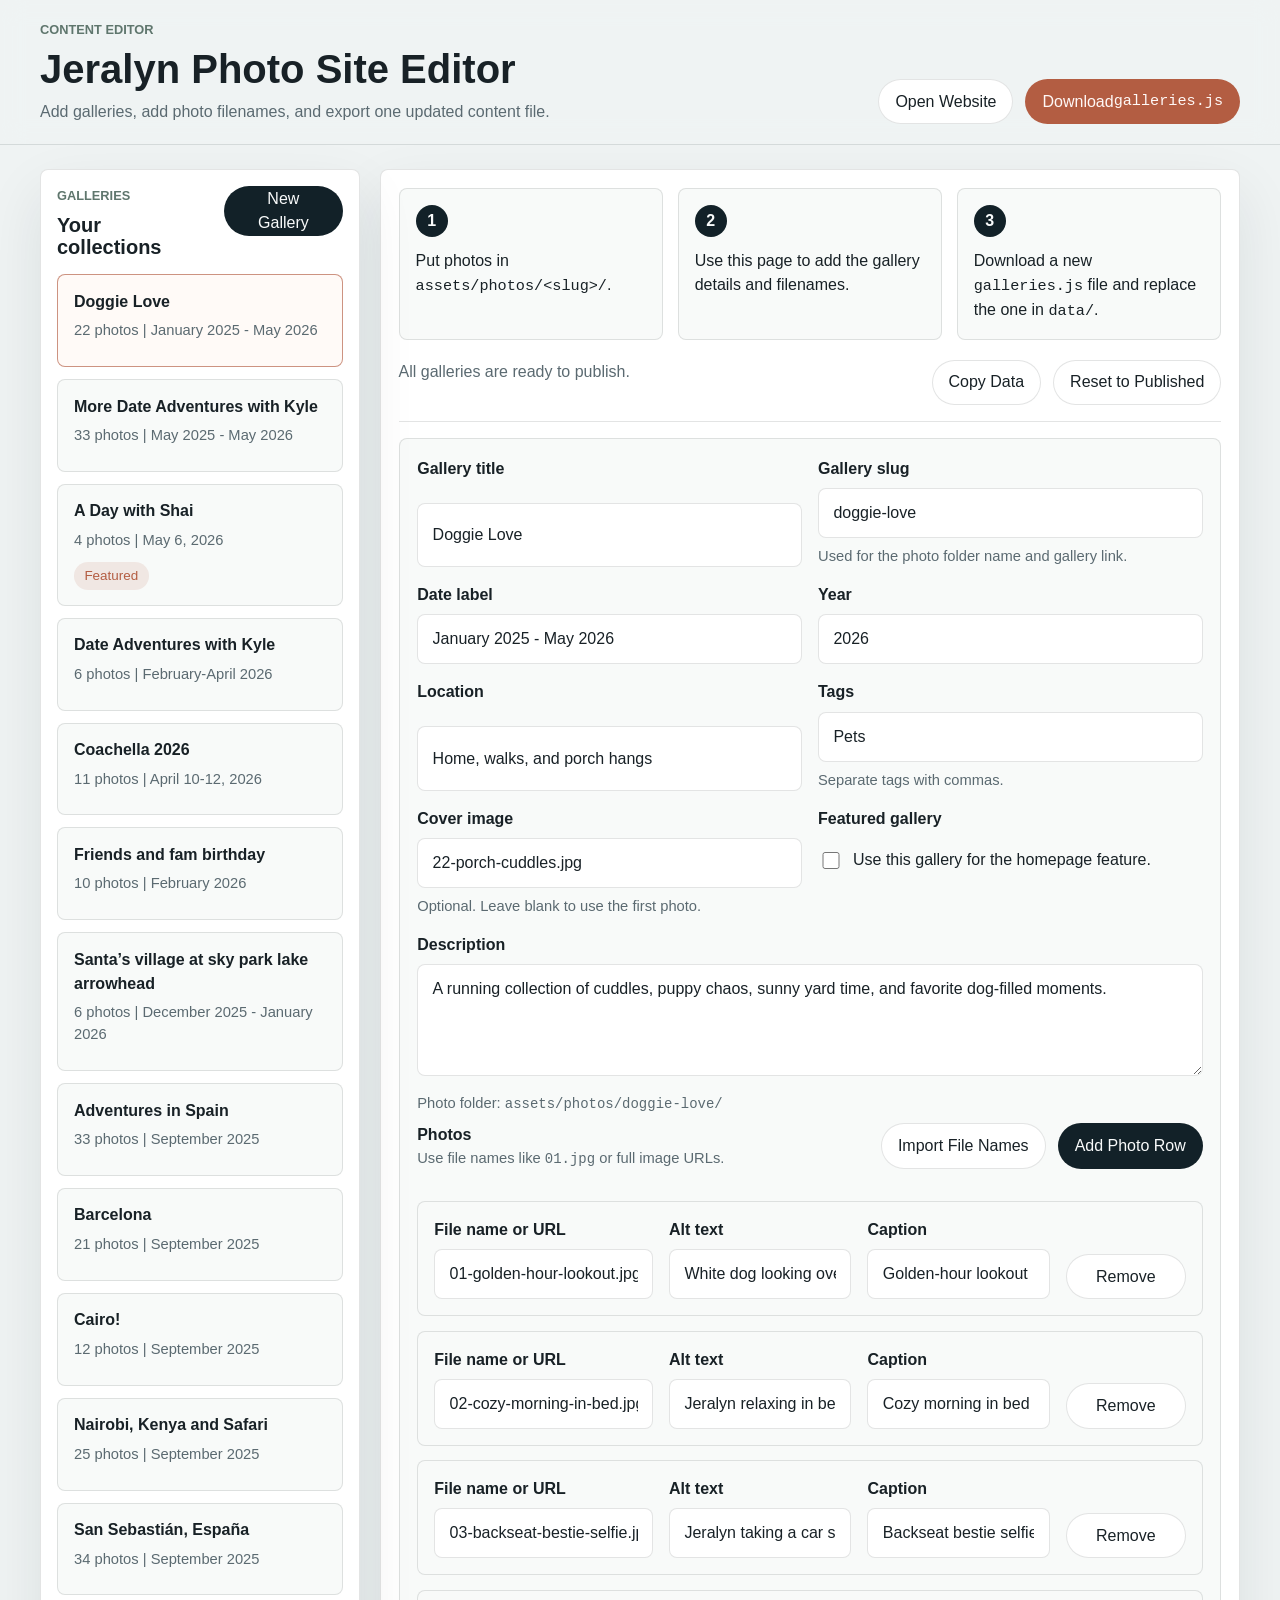
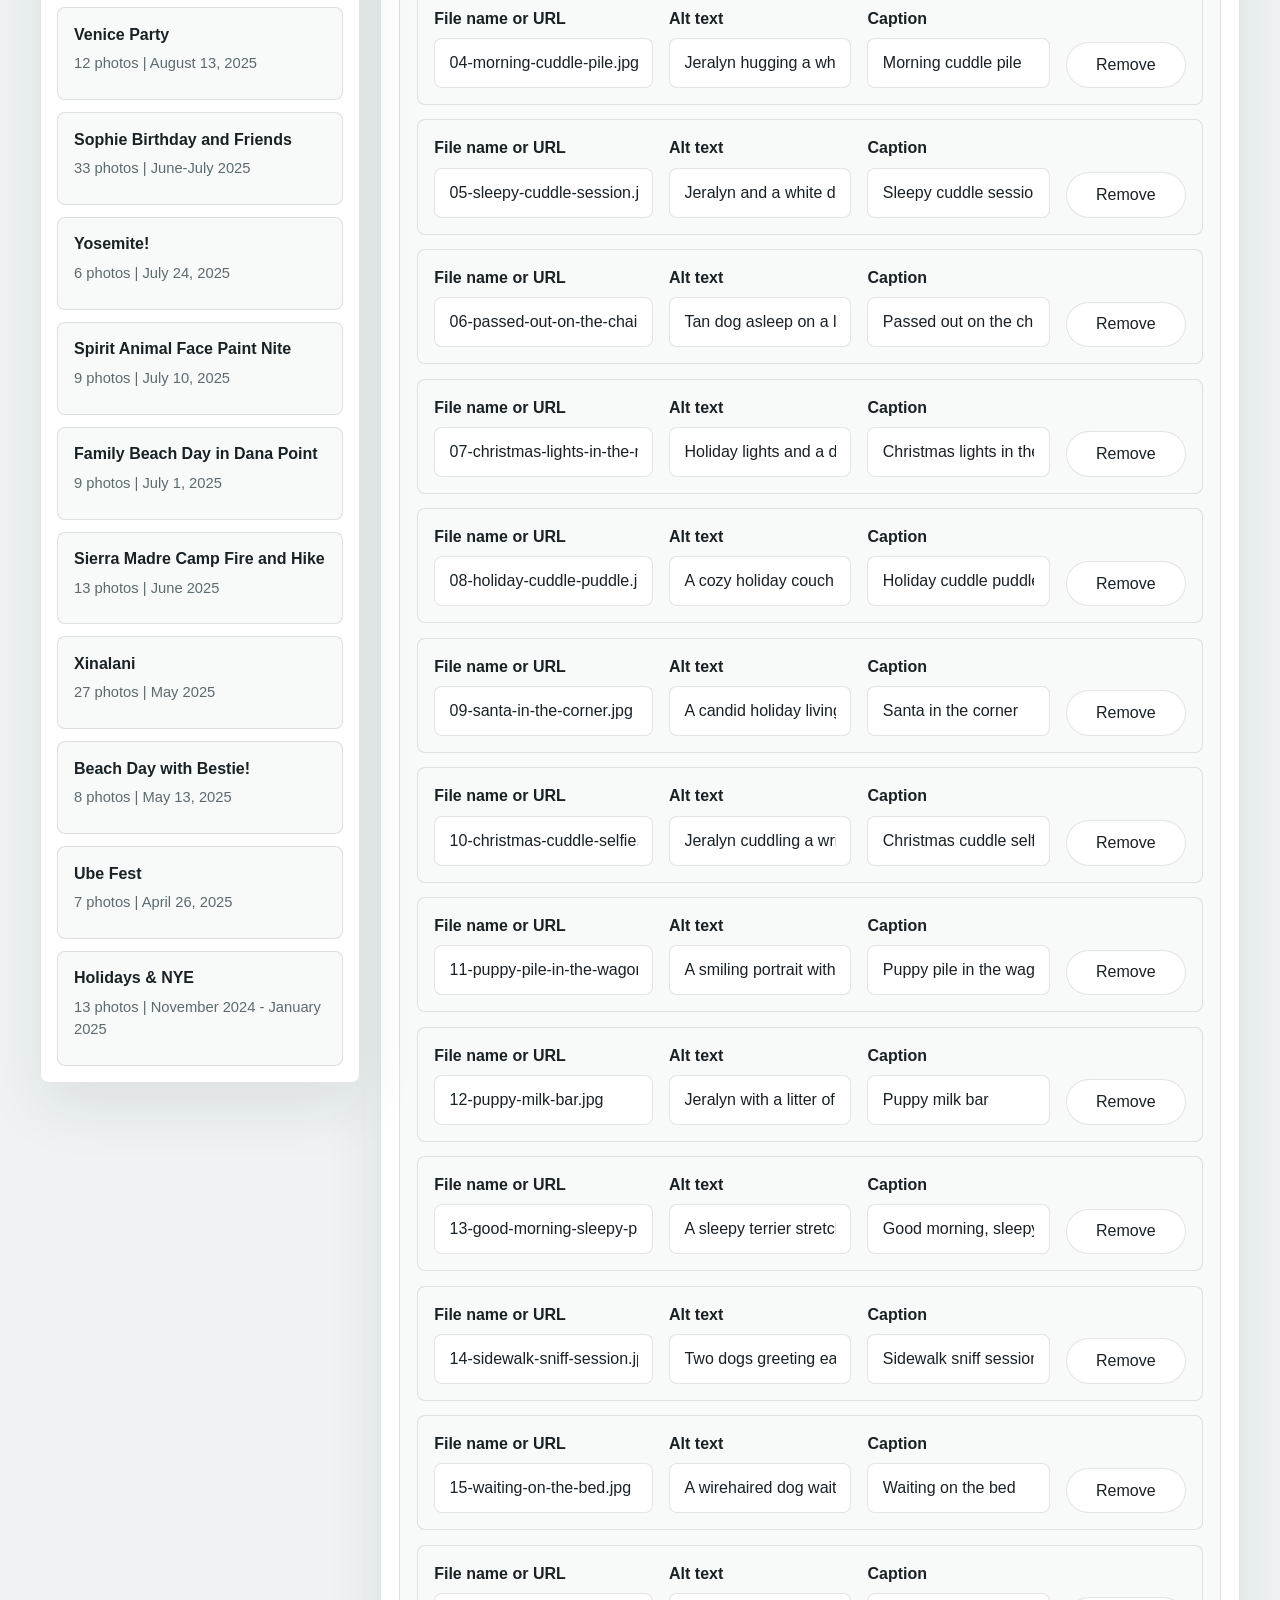
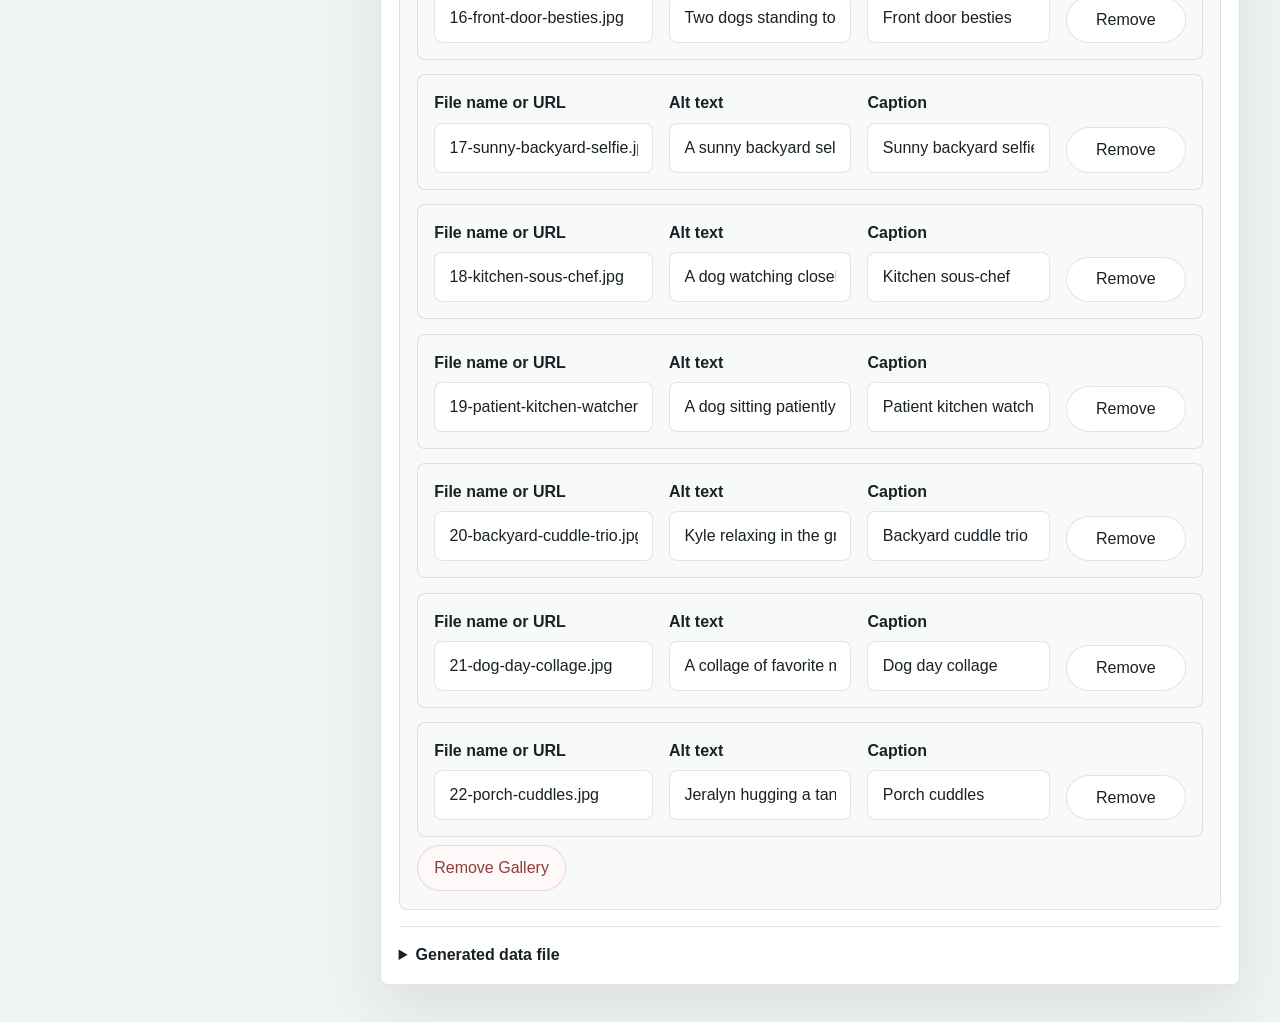
<file: editor.html>
<!DOCTYPE html>
<html lang="en">
  <head>
    <meta charset="UTF-8" />
    <meta name="viewport" content="width=device-width, initial-scale=1.0" />
    <title>Jeralyn Photo Site Editor</title>
    <meta
      name="description"
      content="A simple editor for managing Jeralyn's galleries and photo lists without editing code."
    />
    <link rel="icon" href="assets/favicon.svg" type="image/svg+xml" />
    <link rel="shortcut icon" href="assets/favicon.svg" type="image/svg+xml" />
    <link rel="stylesheet" href="editor.css" />
  </head>
  <body>
    <header class="editor-header">
      <div class="shell header-row">
        <div class="header-copy">
          <p class="eyebrow">Content editor</p>
          <h1>Jeralyn Photo Site Editor</h1>
          <p class="header-summary">
            Add galleries, add photo filenames, and export one updated content file.
          </p>
        </div>
        <div class="header-actions">
          <a class="button button-secondary" href="index.html">Open Website</a>
          <button class="button button-primary" id="download-data-button" type="button">
            Download <code>galleries.js</code>
          </button>
        </div>
      </div>
    </header>

    <main class="shell editor-layout">
      <aside class="sidebar">
        <div class="sidebar-top">
          <div>
            <p class="eyebrow">Galleries</p>
            <h2>Your collections</h2>
          </div>
          <button class="button button-dark" id="add-gallery-button" type="button">
            New Gallery
          </button>
        </div>
        <div class="gallery-list" id="gallery-list"></div>
      </aside>

      <section class="editor-panel">
        <div class="workflow-grid">
          <div class="workflow-item">
            <span class="workflow-step">1</span>
            <p>Put photos in <code>assets/photos/&lt;slug&gt;/</code>.</p>
          </div>
          <div class="workflow-item">
            <span class="workflow-step">2</span>
            <p>Use this page to add the gallery details and filenames.</p>
          </div>
          <div class="workflow-item">
            <span class="workflow-step">3</span>
            <p>Download a new <code>galleries.js</code> file and replace the one in <code>data/</code>.</p>
          </div>
        </div>

        <div class="status-row">
          <p class="status-message" id="status-message"></p>
          <div class="status-actions">
            <button class="button button-secondary" id="copy-data-button" type="button">
              Copy Data
            </button>
            <button class="button button-secondary" id="reset-draft-button" type="button">
              Reset to Published
            </button>
          </div>
        </div>

        <div id="editor-form-root"></div>

        <details class="export-preview">
          <summary>Generated data file</summary>
          <textarea id="export-preview" readonly spellcheck="false"></textarea>
        </details>
      </section>
    </main>

    <input id="photo-file-picker" type="file" accept="image/*" multiple hidden />

    <script src="data/galleries.js"></script>
    <script src="editor.js"></script>
  </body>
</html>
</file>
<file: editor.css>
:root {
  --page-bg: #eff3f3;
  --surface: #ffffff;
  --surface-soft: #f8faf9;
  --surface-strong: #122128;
  --text: #182126;
  --muted: #5b6a71;
  --line: rgba(24, 33, 38, 0.12);
  --accent: #b35d42;
  --accent-strong: #8f4228;
  --sage: #5f766d;
  --danger: #8f3d3d;
  --shadow: 0 24px 60px rgba(17, 32, 39, 0.09);
}

*,
*::before,
*::after {
  box-sizing: border-box;
}

body {
  margin: 0;
  font-family: "Avenir Next", "Segoe UI", Helvetica, Arial, sans-serif;
  background: var(--page-bg);
  color: var(--text);
  line-height: 1.5;
}

button,
input,
textarea,
select,
a {
  font: inherit;
  color: inherit;
}

button {
  cursor: pointer;
}

.shell {
  width: min(1200px, calc(100% - 2rem));
  margin: 0 auto;
}

.editor-header {
  position: sticky;
  top: 0;
  z-index: 20;
  border-bottom: 1px solid var(--line);
  background: rgba(239, 243, 243, 0.92);
  backdrop-filter: blur(12px);
}

.header-row {
  display: flex;
  align-items: flex-end;
  justify-content: space-between;
  gap: 1.5rem;
  padding: 1.25rem 0;
}

.header-copy {
  max-width: 42rem;
}

.eyebrow {
  margin: 0 0 0.55rem;
  font-size: 0.8rem;
  font-weight: 700;
  text-transform: uppercase;
  color: var(--sage);
}

h1,
h2,
h3,
p {
  margin-top: 0;
}

h1 {
  margin-bottom: 0.65rem;
  font-size: 2.5rem;
  line-height: 1.05;
}

h2 {
  margin-bottom: 0;
  font-size: 1.25rem;
  line-height: 1.1;
}

h3 {
  margin-bottom: 0;
  font-size: 1rem;
}

.header-summary {
  margin-bottom: 0;
  color: var(--muted);
}

.header-actions,
.status-actions,
.section-actions,
.photo-actions {
  display: flex;
  flex-wrap: wrap;
  gap: 0.75rem;
}

.button {
  display: inline-flex;
  align-items: center;
  justify-content: center;
  min-height: 2.85rem;
  padding: 0 1rem;
  border: 1px solid transparent;
  border-radius: 999px;
  text-decoration: none;
  transition:
    transform 0.18s ease,
    border-color 0.18s ease,
    background-color 0.18s ease,
    color 0.18s ease;
}

.button:hover,
.button:focus-visible {
  transform: translateY(-1px);
}

.button-primary {
  background: var(--accent);
  color: #fff8f6;
}

.button-primary:hover,
.button-primary:focus-visible {
  background: var(--accent-strong);
}

.button-secondary {
  background: var(--surface);
  border-color: var(--line);
}

.button-dark {
  background: var(--surface-strong);
  color: #f9fbfb;
}

.editor-layout {
  display: grid;
  grid-template-columns: 320px minmax(0, 1fr);
  gap: 1.25rem;
  align-items: start;
  padding: 1.5rem 0 2.5rem;
}

.sidebar,
.editor-panel {
  background: var(--surface);
  border: 1px solid var(--line);
  border-radius: 8px;
  box-shadow: var(--shadow);
}

.sidebar {
  position: sticky;
  top: 6.25rem;
  padding: 1rem;
}

.sidebar-top,
.status-row,
.section-row {
  display: flex;
  align-items: flex-start;
  justify-content: space-between;
  gap: 1rem;
}

.gallery-list {
  display: grid;
  gap: 0.75rem;
  margin-top: 1rem;
}

.gallery-list-button {
  width: 100%;
  padding: 0.9rem 1rem;
  border: 1px solid var(--line);
  border-radius: 8px;
  background: var(--surface-soft);
  text-align: left;
  transition:
    transform 0.18s ease,
    border-color 0.18s ease,
    background-color 0.18s ease;
}

.gallery-list-button:hover,
.gallery-list-button:focus-visible {
  transform: translateY(-1px);
  border-color: rgba(179, 93, 66, 0.45);
}

.gallery-list-button.is-active {
  border-color: rgba(179, 93, 66, 0.65);
  background: #fffaf7;
}

.gallery-list-title {
  display: block;
  margin-bottom: 0.35rem;
  font-weight: 700;
}

.gallery-list-meta {
  display: block;
  color: var(--muted);
  font-size: 0.92rem;
}

.gallery-list-badges {
  display: flex;
  flex-wrap: wrap;
  gap: 0.45rem;
  margin-top: 0.65rem;
}

.badge {
  display: inline-flex;
  align-items: center;
  min-height: 1.8rem;
  padding: 0 0.65rem;
  border-radius: 999px;
  background: rgba(95, 118, 109, 0.1);
  color: var(--sage);
  font-size: 0.84rem;
}

.badge-featured {
  background: rgba(179, 93, 66, 0.12);
  color: var(--accent);
}

.editor-panel {
  padding: 1.1rem;
}

.workflow-grid {
  display: grid;
  grid-template-columns: repeat(3, minmax(0, 1fr));
  gap: 0.9rem;
  margin-bottom: 1rem;
}

.workflow-item,
.gallery-form,
.photo-card,
.empty-state {
  border: 1px solid var(--line);
  border-radius: 8px;
  background: var(--surface-soft);
}

.workflow-item {
  padding: 1rem;
}

.workflow-item p {
  margin-bottom: 0;
}

.workflow-step {
  display: inline-flex;
  align-items: center;
  justify-content: center;
  width: 2rem;
  height: 2rem;
  margin-bottom: 0.75rem;
  border-radius: 999px;
  background: var(--surface-strong);
  color: #f9fbfb;
  font-weight: 700;
}

.status-row {
  padding: 0.25rem 0 1rem;
  border-bottom: 1px solid var(--line);
}

.status-message {
  margin-bottom: 0;
  color: var(--muted);
}

.gallery-form,
.empty-state {
  margin-top: 1rem;
  padding: 1.1rem;
}

.form-grid,
.photo-grid {
  display: grid;
  gap: 1rem;
}

.form-grid {
  grid-template-columns: repeat(2, minmax(0, 1fr));
}

.field,
.check-field {
  display: grid;
  gap: 0.45rem;
}

.field.is-full,
.section-block {
  grid-column: 1 / -1;
}

.field-label {
  font-weight: 600;
}

.field-note,
.folder-note,
.empty-note {
  color: var(--muted);
  font-size: 0.92rem;
}

input[type="text"],
input[type="number"],
textarea {
  width: 100%;
  min-height: 2.8rem;
  padding: 0.75rem 0.9rem;
  border: 1px solid var(--line);
  border-radius: 8px;
  background: #ffffff;
}

textarea {
  min-height: 7rem;
  resize: vertical;
}

.check-field {
  align-content: start;
}

.check-row {
  display: flex;
  align-items: center;
  gap: 0.65rem;
  min-height: 2.8rem;
}

input[type="checkbox"] {
  width: 1.1rem;
  height: 1.1rem;
}

code,
.mono {
  font-family: ui-monospace, SFMono-Regular, Menlo, Monaco, Consolas, monospace;
  font-size: 0.95em;
}

.folder-note {
  margin: 1rem 0 0;
}

.section-block {
  padding-top: 0.5rem;
}

.section-row {
  margin-bottom: 1rem;
}

.photo-list {
  display: grid;
  gap: 0.9rem;
}

.photo-card {
  padding: 1rem;
}

.photo-grid {
  grid-template-columns: minmax(0, 1.2fr) minmax(0, 1fr) minmax(0, 1fr) auto;
  align-items: end;
}

.photo-card .button-secondary,
.danger-button {
  min-width: 7.5rem;
}

.danger-button {
  background: #fff8f8;
  border-color: rgba(143, 61, 61, 0.18);
  color: var(--danger);
}

.export-preview {
  margin-top: 1rem;
  border-top: 1px solid var(--line);
  padding-top: 1rem;
}

.export-preview summary {
  cursor: pointer;
  font-weight: 600;
}

#export-preview {
  width: 100%;
  min-height: 18rem;
  margin-top: 0.9rem;
  padding: 0.9rem;
  border: 1px solid var(--line);
  border-radius: 8px;
  background: #fbfcfc;
  font-family: ui-monospace, SFMono-Regular, Menlo, Monaco, Consolas, monospace;
  font-size: 0.92rem;
  line-height: 1.4;
}

@media (max-width: 1080px) {
  .editor-layout {
    grid-template-columns: 1fr;
  }

  .sidebar {
    position: static;
  }

  .workflow-grid {
    grid-template-columns: 1fr;
  }
}

@media (max-width: 820px) {
  .header-row,
  .sidebar-top,
  .status-row,
  .section-row {
    flex-direction: column;
    align-items: flex-start;
  }

  h1 {
    font-size: 2rem;
  }

  .form-grid,
  .photo-grid {
    grid-template-columns: 1fr;
  }

  .editor-panel,
  .sidebar {
    padding: 1rem;
  }
}
</file>
